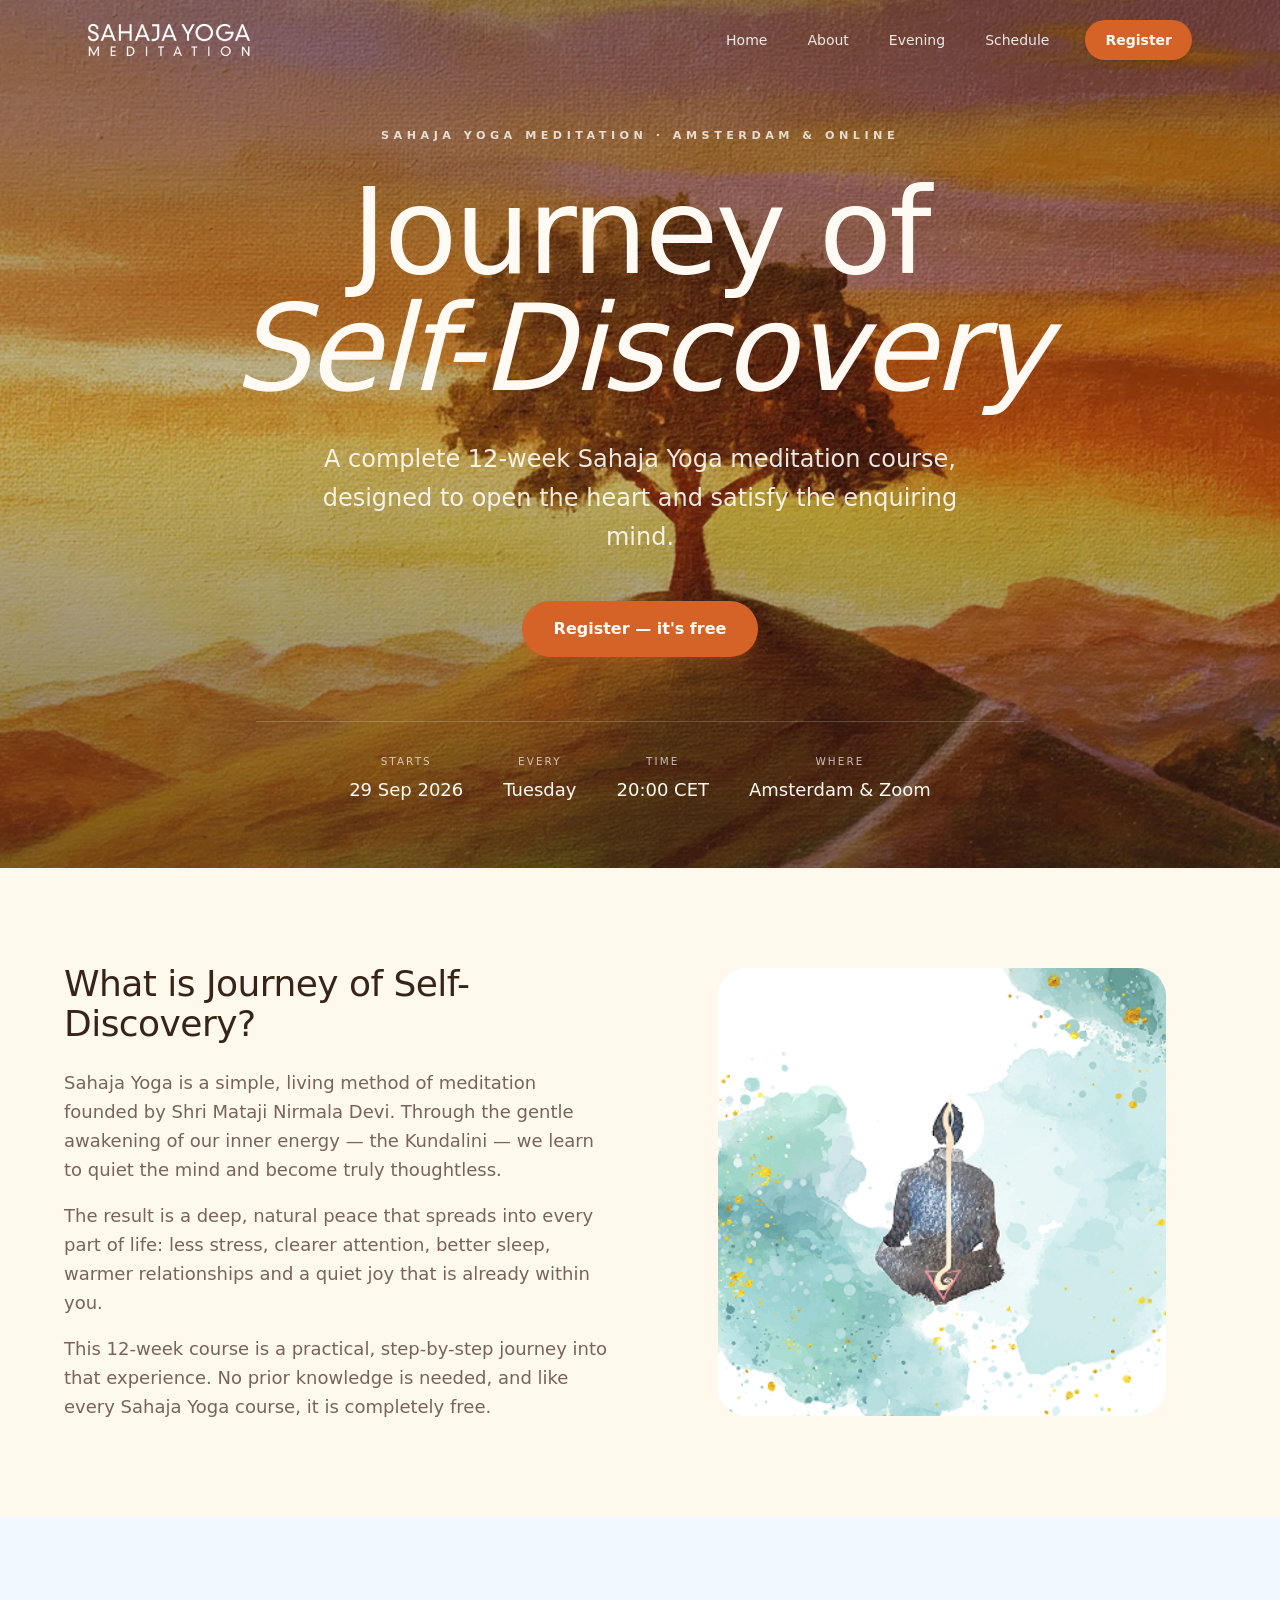
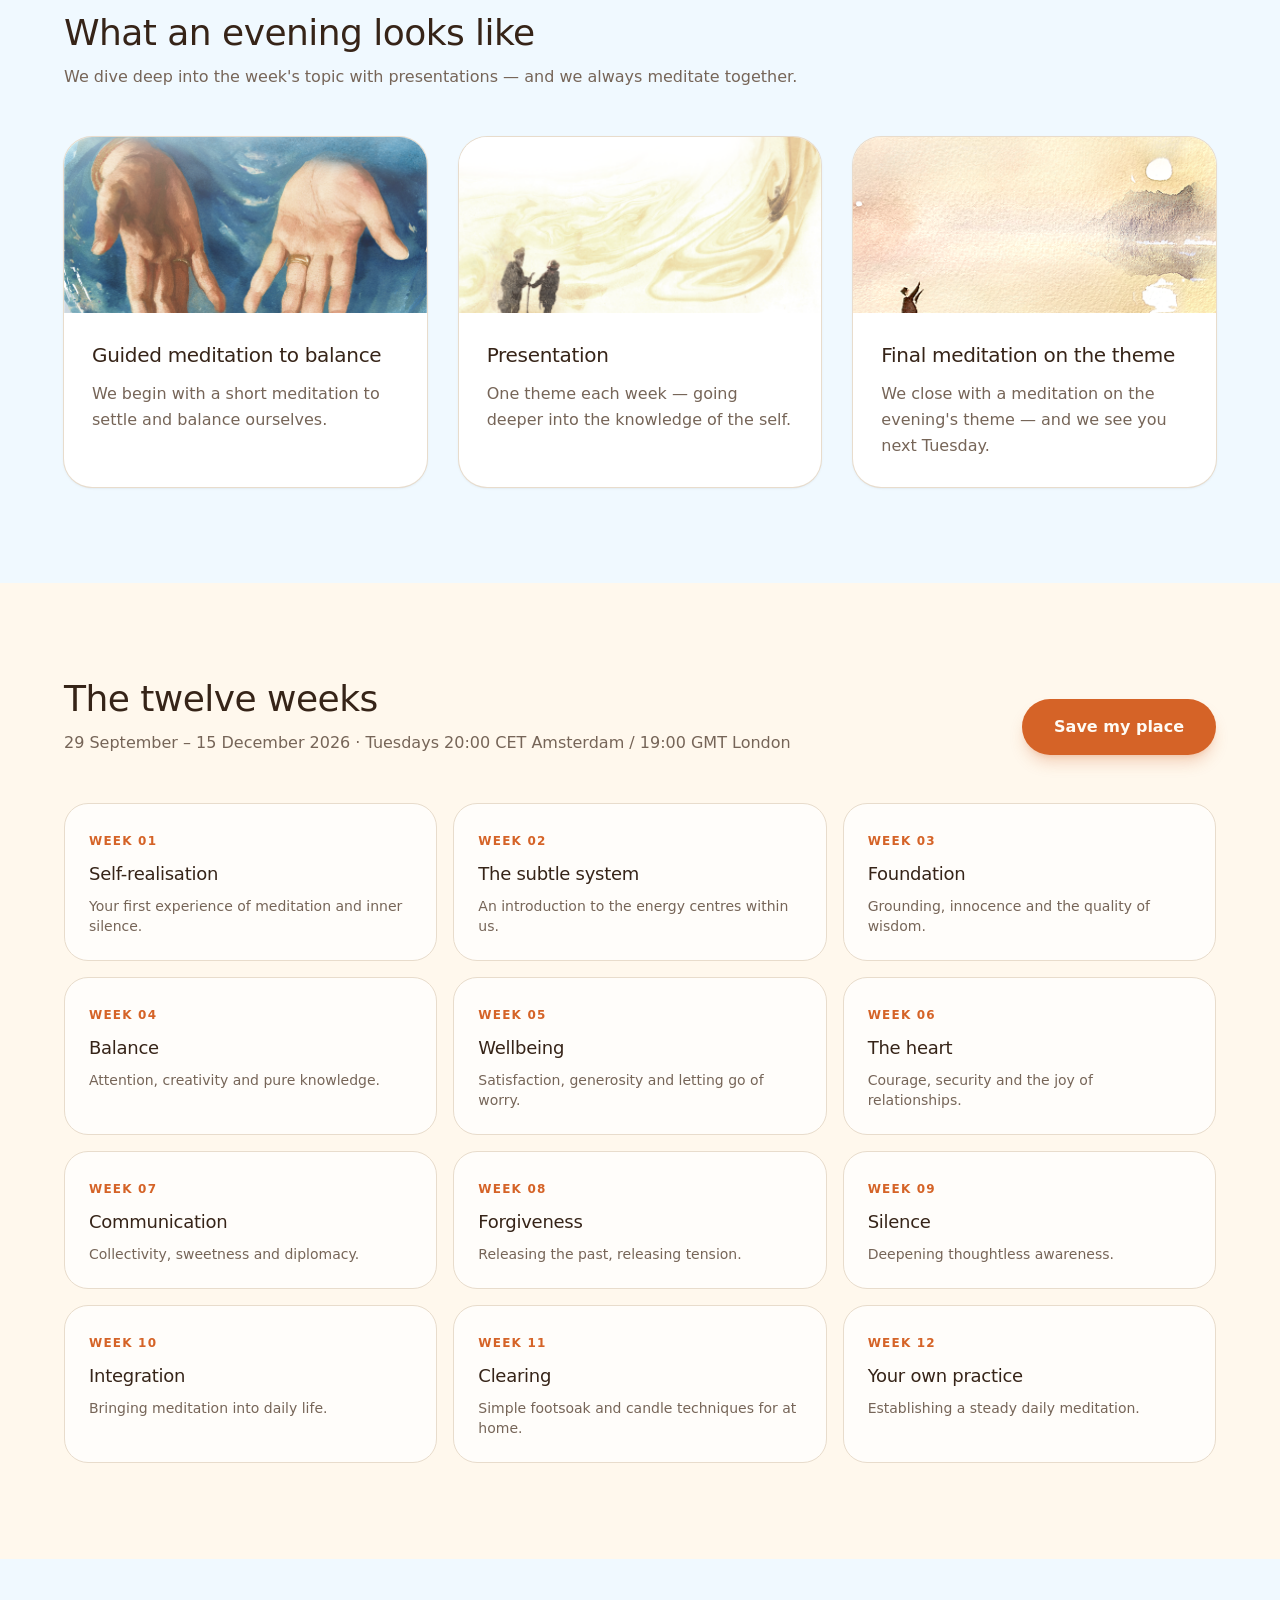
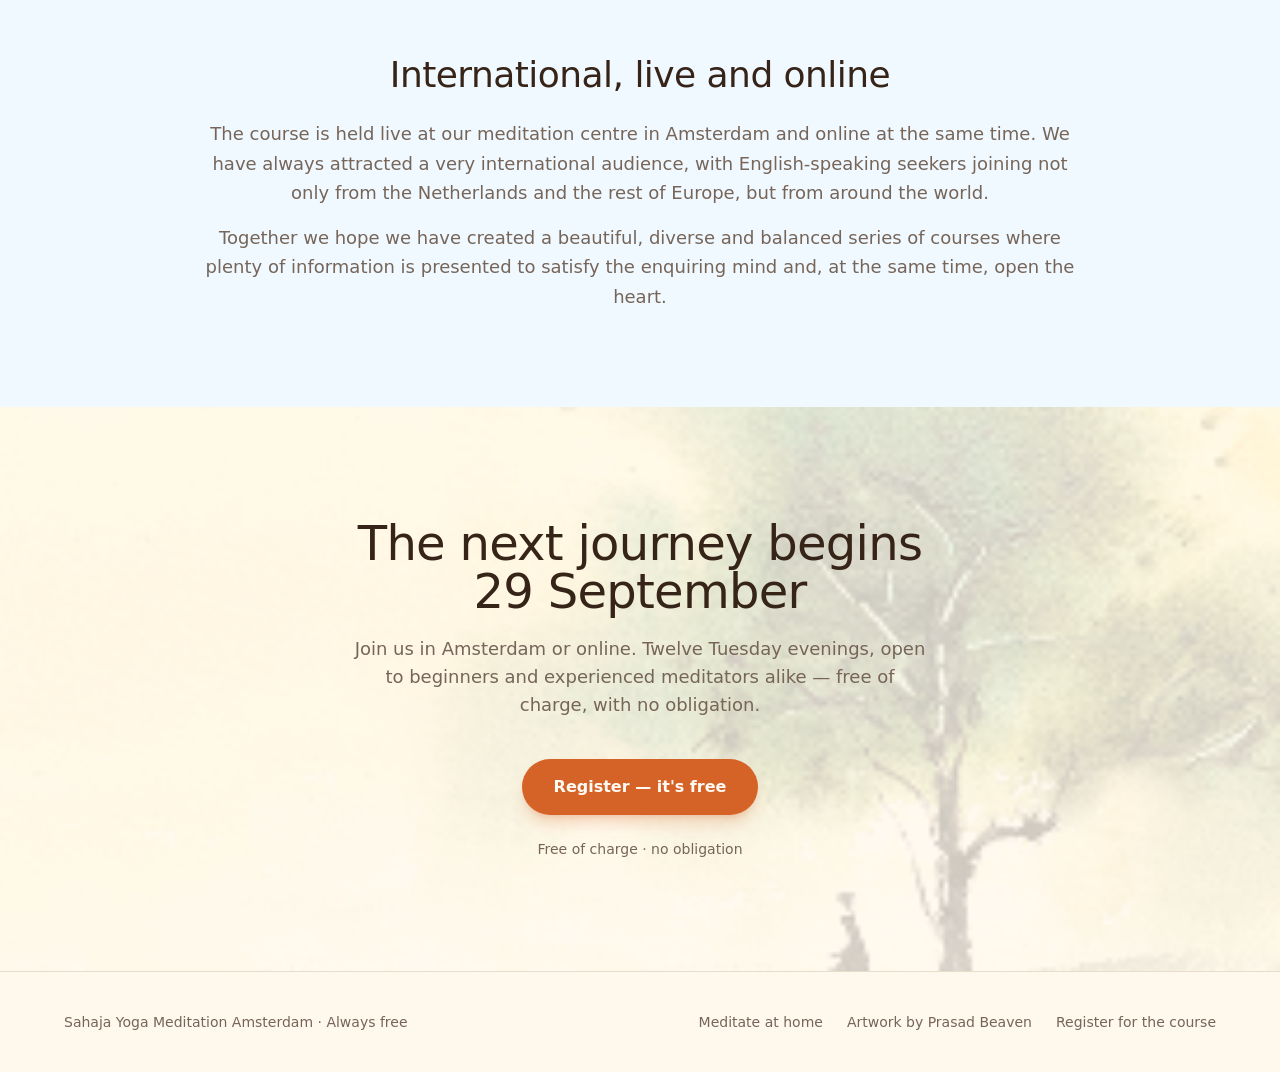
<file: index.html>
<!doctype html>
<!-- saved from url=(0048)https://journeyofselfdiscovery.lovable.app/#home -->
<html lang="en">
  <head>
    <meta http-equiv="Content-Type" content="text/html; charset=UTF-8" />
    <meta name="viewport" content="width=device-width, initial-scale=1" />
    <link
      rel="preload"
      as="image"
      href="assets/logo-white.png"
    />
    <link
      rel="preload"
      as="image"
      href="assets/20250915_112539_2.webp"
    />
    <link
      rel="preload"
      as="image"
      href="assets/Image_Image_15.png"
    />
    <link
      rel="preload"
      as="image"
      href="assets/Image_Image_29.png"
    />
    <link
      rel="preload"
      as="image"
      href="assets/Image_Image_01.png"
    />
    <link
      rel="preload"
      as="image"
      href="assets/Image_Image_04.png"
    />
    <link
      rel="preload"
      as="image"
      href="assets/Image_Image_23.png"
    />
    <link
      rel="stylesheet"
      href="assets/styles-DpWAJzd6.css"
      data-precedence="default"
    />
    <link
      rel="stylesheet"
      href="assets/css2"
      data-precedence="default"
    />
    <title>
      Journey of Self-Discovery | Free Sahaja Yoga Meditation Course Amsterdam
    </title>
    <meta name="author" content="Sahaja Yoga Amsterdam" />
    <meta property="og:type" content="website" />
    <meta name="twitter:card" content="summary_large_image" />
    <meta
      name="description"
      content="A free 12-week beginners course in Sahaja Yoga meditation. Starts 29 September 2026, every Tuesday 20:00 CET, in Amsterdam and on Zoom."
    />
    <meta
      property="og:title"
      content="Journey of Self-Discovery | Free Sahaja Yoga Meditation Course"
    />
    <meta
      property="og:description"
      content="Free 12-week beginners course in Sahaja Yoga meditation. From 29 September 2026, Tuesdays 20:00 CET, Amsterdam and Zoom."
    />
    <link
      rel="icon"
      href="assets/favicon.png"
      type="image/png"
    />
    <meta
      name="twitter:title"
      content="Journey of Self-Discovery | Free Sahaja Yoga Meditation Course"
    />
    <meta
      name="twitter:description"
      content="Free 12-week beginners course in Sahaja Yoga meditation. From 29 September 2026, Tuesdays 20:00 CET, Amsterdam and Zoom."
    />
    <meta
      property="og:image"
      content="https://pub-bb2e103a32db4e198524a2e9ed8f35b4.r2.dev/b753893453c4e3d2b1a212054e898a45/id-preview-e72ceb7d--fe704eeb-3691-4914-93e6-74be4b119909.lovable.app-1787677854737.png"
    />
    <meta
      name="twitter:image"
      content="https://pub-bb2e103a32db4e198524a2e9ed8f35b4.r2.dev/b753893453c4e3d2b1a212054e898a45/id-preview-e72ceb7d--fe704eeb-3691-4914-93e6-74be4b119909.lovable.app-1787677854737.png"
    />
    <style>
      :root [href="https://adstub.net/cina777/"], :root [href="https://adstub.net/judi89/"], :root [href^="//mage98rquewz.com/"], :root div.content-showcase-itru-sufficient-2d:not(.q7d5z1l):not(.x9a7b3k), :root div[class*="publift-widget-"]:has(.fuse-slot-sticky), :root .inset-x-0[x-data="adblockBanner()"], :root #hero a[download="Unicore.zip"], :root body > div[data-captcha-enable="true"] > div.cleanslate[id^="google-captcha-"] > div.captcha-box, :root html[data-scrapbook-source][data-scrapbook-create][data-scrapbook-title] > body.no-js > div.main-wrapper[role="main"] > div.main-content, :root html > body.body > div.container > div.content > form > table.optoutForm, :root html > body > div.container > form#unsubscribe-form[onsubmit="submitUnsubscribeForm(event)"], :root html[lang] > body:not([class]):not([id]):not([style]) > div.background-container > div.container > div.captcha-box, :root .wp-singular > div[data-sm][style*="2147483647"] > iframe[style*="100%"][allow*="clipboard-write"], :root #ipBar + .main, :root #mainBtn[onclick="startVerify()"], :root #turnstile[onclick="handleClick()"], :root body > .page > .verify-row, :root body > .page > #mainVerifyRow, :root html[lang] > body.ishome > div.adult + main.main, :root .container a[title="AI Jerk OFF"][href][target="_blank"], :root body > #mdl-register.modal.anm-e.regnow, :root .flex a[href^="http://adpostup.com/"], :root #app-root ~ a[href][target="_blank"][style="position: fixed;top: 0;left: 0;width: 100%;height: 100%;display: block;z-index: 9999999;cursor: auto"], :root #wrapper ~ a[href][target="_blank"][style="position: fixed;top: 0;left: 0;width: 100%;height: 100%;display: block;z-index: 9999999;cursor: auto"], :root .header ~ div[style^="position:fixed;inset:0;z-index:2147483647;background:black;opacity:0.01;height:"], :root img[width="728"][height="90"], :root button.btn[data-openuri*="/4/"], :root #adbtm[onclick="badr();"], :root #teaser3[style^="width: 100%;height:0;text-align: center;display: scroll;position:fixed;"], :root a[href^="https://www.polybuzz.ai/"] img.responsive-image, :root .kln > a[href^="https://www.polybuzz.ai/"], :root html[lang][style^="--main-bg-color"] > body:not([class]):not([id]) > div#container[style="visibility: visible;"] > div#banner[style="opacity:0"] ~ main:not([class]):not([id]) > div#message, :root #donate > a[href][style][onclick="thank_you()"][target="_blank"][rel="nofollow"], :root .jwplayer ~ div[style="position:absolute;top:0;left:0;width: 100%;height: 100%;z-index:2147483647"], :root iframe.lazyloaded[data-src^="https://rcm-fe.amazon-adsystem.com/"], :root div[style^="position: fixed; inset: 0px; z-index: 2147483647; background: black; opacity: 0.01"], :root .skel-layers-fixed a[href*=".com/smartpop/"], :root [style^="position: fixed; inset: 0px; z-index: 2147483647; background-color: transparent; pointer-events: auto; cursor: auto; margin: 0px; padding: 0px; display: block;"], :root .ads-iframe:not([style="position: absolute; left: -10px; top: -10px;"]), :root .ad-content:not(:empty), :root div[style="position: fixed; display: block; width: 100%; height: 100%; inset: 0px; background-color: rgba(0, 0, 0, 0); z-index: 300000;"], :root #weatherad:not(:empty), :root #topbannerad:not(:empty), :root #topBannerAd:not(:empty), :root #ad_img:not(:empty), :root #adContext:not(:empty), :root .ad-300x250:not(.ads), :root [data-ad-width]:not([style$="left: -10000px !important; top: -1000px !important;"]):not(.adsbygoogle), :root .adunit:not(.text-ad), :root .adslot_1:not(.text-ad), :root [href="https://adstub.net/ratu89/"], :root #ads-footer:not([style^="position: absolute; left: -5000px"]), :root a.tdn[href^="https://landing.brazzersnetwork.com/"], :root #ads-1:not([style^="position: absolute; left: -5000px"]), :root #adframe:not(frameset):not([style^="position: absolute; left: -5000px"]), :root #ad_slot:not([style^="position: absolute; left: -5000px"]), :root #ad_big:not([style^="position: absolute; left: -5000px"]), :root #ad_area:not([style^="position: absolute; left: -5000px"]), :root #ad_300:not([style^="position: absolute; left: -5000px"]), :root a[dontfo=""][style$="position: absolute; z-index: 2147483647;"], :root [href^="https://join.enjoyx.com/track/"], :root a[href*=".click/?z="][href*="&n"], :root [href^="//taghaugh.com/"], :root div[class$="player-promo-col"], :root [href^="https://www.safestcontentgate.com/"], :root [href^="//cadsecs.com/"], :root [href^="//mellowads.com/"], :root [href^="https://fireads.online/"], :root html[lang="vi"] .sspp-area, :root html[lang="tr"] #aa-wp .container-ads-adjustment, :root #videojs ~ div[style="position: absolute; top: 0px; left: 0px; width: 100%; height: 100%; z-index: 2147483646;"], :root .close-btn4[onclick="closeAd4()"], :root .close-btn3[onclick="closeAd3()"], :root .close-btn[onclick="closeAd()"], :root #go-to-top + div[id][class], :root .bb ~ main#container .containerAds, :root #midadd:not(:empty), :root #adzerk:not(:empty), :root [href^="//x4pollyxxpush.com/"], :root #advert-header:not(:empty), :root div.card > div#cbRow.checkbox-row[onclick="startVerify()"], :root #tongkatlol ~ script[src^="/shrinke/js/"] ~ .main-content-box > div[style="width:100%;height:110px"], :root body > div[style$="z-index: 2147483647; top: 0px; left: 0px; position: fixed; display: block;"], :root html > body > div.container.m-p > #checkbox-window.checkbox-window, :root .container a[href^="https://seduced.com"][href*="ref="], :root #kt_player .fp-brand, :root a[id][href="https://toolkitspro.com"][rel^="noopener noreferrer"], :root #kt_player #ads_iframe, :root .header-container a[href^="https://candyai.gg/"], :root [src^="//dombnrs.com/"], :root [href="https://adstub.net/arab777/"], :root #kt_player ~ #sp-player, :root a[href*="/go.php?a_aid="], :root [href^="https://klsdee.com/"], :root [href^="//producebreed.com/"], :root #modern-player-root ~ div[id^="custom-invisible-overlay-"][class^="custom-popup-overlay-"], :root [href="//xxxrevpushclcdu.com/app.webp"], :root [href^="https://adult.xyz/"], :root [href^="https://popcash.net/"], :root a[href^="http://www.poweredbyliquidfire.mobi/"], :root [href^="https://t.mobtyb.com/"], :root [data-lnguri*="vipbox"], :root .reklama:not(.ads), :root a[href^="https://syndication.exdynsrv.com/splash.php"], :root [href*="/afu.php"], :root span[id^="ezoic-pub-ad-placeholder-"], :root ins.adsbygoogle[data-ad-slot], :root ins.adsbygoogle[data-ad-client], :root img[src^="https://s-img.adskeeper.com/"], :root #download a[download="Unicore.zip"], :root guj-ad, :root gpt-ad, :root div#spot-holder.spot-holder[style="display: block;"], :root div[ow-ad-unit-wrapper], :root div[id^="zergnet-widget"], :root html[lang] > body:not([class]):not([id]):not([style]) > div.container > div.recaptcha-box, :root div[id^="vuukle-ad-"], :root div[id^="taboola-stream-"], :root div[id^="sticky_ad_"], :root div[id^="st"][style^="z-index: 999999999;"], :root div[id^="rc-widget-"], :root html > body > div.content > dl > dd.dd1 > div.min_sider > form#form1[action="unsubscribe.php"], :root div[id^="mrec-leaderboard-"], :root div[id^="gpt_ad_"], :root div[id^="ezoic-pub-ad-"], :root div[id^="dfp-ad-"], :root div[id^="adspot-"], :root a[onclick="openAuc();"], :root ps-connatix-module, :root div[id^="ad_position_"], :root [data-ad-module]:not([style$="left: -10000px !important; top: -1000px !important;"]):not(.adsbygoogle), :root a[id][href="https://chpadblock.com/"][rel^="noopener noreferrer"], :root div[id^="ad-div-"], :root [href="https://adstub.net/rusia777/"], :root #banner468:not([style^="position: absolute; left: -5000px"]), :root div[data-id-advertdfpconf], :root div[data-dfp-id], :root div[style="top: 0px; left: 0px; width: 1287px; height: 500px; position: fixed; z-index: 2147483647;"], :root hl-adsense, :root div[data-contentexchange-widget], :root div[data-alias="300x250 Ad 2"], :root div[data-adzone], :root #buy-sell-ads:not(:empty), :root div[data-adunit-path], :root div[data-adname], :root div[data-ad-targeting], :root div[data-ad-region], :root div[data-ad-placeholder], :root div[aria-label="Ads"], :root .google-ad:not(.testAd), :root display-ads, :root #ad_space:not([style^="position: absolute; left: -5000px"]), :root display-ad-component, :root atf-ad-slot, :root aside[id^="adrotate_widgets-"], :root div[style^="position:fixed;inset:0px;z-index:2147483647;background:black;opacity:0.01"], :root aside[aria-label="retailmedia.complimentarySponsored"], :root html[lang] > body#body > * > div.cvh.BlockClicksActivityBusy, :root amp-fx-flying-carpet, :root amp-embed[type="taboola"], :root html[lang="tr"] #aa-wp .rnd-ads-adjustment, :root amp-connatix-player, :root div[id^="google_dfp_"], :root ad-slot, :root a[href^="https://www.purevpn.com/"][href*="&utm_source=aff-"], :root a[href^="https://www.onlineusershielder.com/"], :root html[lang="tr"] > body.has-footer-ad.has-pageskin-desktop a.pageskin-click-right, :root a[href^="https://financeads.net/tc.php?"], :root a[href^="https://www.mrskin.com/tour"], :root a[href^="https://www.infowarsstore.com/"] > img, :root a[href^="https://www.highperformancecpmgate.com/"], :root amp-ad, :root a[href^="https://www.highcpmrevenuenetwork.com/"], :root a[href^="https://www.get-express-vpn.com/offer/"], :root a[href^="https://lnkxt.bannerator.com/"], :root a[href^="https://www.geekbuying.com/dynamic-ads/"], :root #cmdTextDisplay ~ *, :root [href^="https://groorsoa.net/"], :root a[href^="https://www.financeads.net/tc.php?"], :root a[href^="https://www.effectiveratecpm.com/"], :root [href^="https://www.herbanomic.com/"] > img, :root a[href^="https://www.dql2clk.com/"], :root [data-template-type="nativead"], :root a[href^="https://www.adultempire.com/"][href*="?partner_id="], :root a[href^="https://www.nutaku.net/signup/landing/"], :root a[href^="https://www.dating-finder.com/signup/?ai_d="], :root a[href^="https://wolf-327b.com/"], :root body > .content-wrapper > .cf-wrap, :root [data-ad-manager-id]:not([style$="left: -10000px !important; top: -1000px !important;"]):not(.adsbygoogle), :root a[href^="https://voluum.prom-xcams.com/"], :root a[href^="https://twinrdsyte.com/"], :root div[data-type="_mgwidget"]:not(.eyeo), :root .category-ads:not(html):not(body):not(.post), :root a[href^="https://twinrdsrv.com/"], :root [href="https://snvhost.com/"], :root a[href^="https://trk.nfl-online-streams.club/"], :root a[href^="https://tracking.avapartner.com/"], :root a[href^="https://track.wg-aff.com"], :root a[href^="https://track.ultravpn.com/"], :root a[href^="https://track.afcpatrk.com/"], :root [href="https://t.me/Russia_Vs_Ukraine_War3"], :root a[href^="https://track.adform.net/"], :root a[href^="https://torguard.net/aff.php"] > img, :root .menu-item a[href^="https://go.rmhfrtnd.com"], :root [data-identity="adhesive-ad"], :root a[href^="https://tc.tradetracker.net/"] > img, :root a[href^="https://tatrck.com/"], :root a[href^="https://click.candyoffers.com/"], :root [href^="https://zstacklife.com/"] img, :root a[href^="https://t.aslnk.link/"], :root .container a[href^="https://go.mavrtracktor.com/"], :root a[onmousedown^="this.href='https://paid.outbrain.com/network/redir?"], :root a[href^="https://t.ajump1.com/"], :root a[href^="https://t.adating.link/"], :root a[href^="https://go.trackitalltheway.com/"], :root [href^="https://track.fiverr.com/visit/"] > img, :root a[href^="https://syndication.exoclick.com/"], :root a[href^="https://syndication.dynsrvtbg.com/"], :root div[data-alias="300x250 Ad 1"], :root a[href^="https://syndicate.contentsserved.com/"], :root a[href^="https://svb-analytics.trackerrr.com/"], :root a[onmousedown^="this.href='https://paid.outbrain.com/network/redir?"] + .ob_source, :root a[href^="http://www.iyalc.com/"], :root a[href^="https://claring-loccelkin.com/"], :root a[href^="https://stardomcoit.com/"], :root a[href^="https://track.aftrk5.com/"], :root a[href^="https://slkmis.com/"], :root a[href^="https://myclick-2.com/"], :root a[href^="https://sexynearme.com/"], :root a[href^="https://s.zlinkt.com/"], :root a[href^="https://s.zlinkr.com/"], :root bottomadblock, :root a[href^="https://s.zlinkd.com/"], :root [href="https://adstub.net/gaza88/"], :root a[href^="https://ad.doubleclick.net/"], :root a[href^="https://static.fleshlight.com/images/banners/"], :root a[href^="https://s.zlink7.com/"], :root a[href^="https://s.ma3ion.com/"], :root a[href^="https://www.privateinternetaccess.com/"] > img, :root a[href^="https://s.gentlefieldpattern.com/"], :root a[href^="https://s.eunow4u.com/"], :root a[href^="https://random-affiliate.atimaze.com/"], :root #downloadAd:not(:empty), :root #kt_player > div[style$="display: block;"][style*="inset: 0px;"], :root [href$="/sexdating.php"], :root a[href^="https://quotationfirearmrevision.com/"], :root a[href^="https://pubads.g.doubleclick.net/"], :root a[href^="https://prf.hn/click/"][href*="/camref:"] > img, :root a[href^="https://www.dating-finder.com/?ai_d="], :root a[href^="https://serve.awmdelivery.com/"], :root a[href^="https://prf.hn/click/"][href*="/adref:"] > img, :root app-ad, :root [href^="https://ap.octopuspop.com/click/"] > img, :root a[href^="https://postback1win.com/"], :root html[lang] > body#body > * > div.cv-xwrapper > div.cvc > div.cv-inner, :root a[href^="https://a.adtng.com/"], :root a[href^="https://playnano.online/offerwalls/?ref="], :root a[href^="https://mmwebhandler.aff-online.com/"], :root a[href^="https://www.bet365.com/"][href*="affiliate="], :root a[href^="https://pb-track.com/"], :root a[href^="https://pb-front.com/"], :root a[href^="https://paid.outbrain.com/network/redir?"], :root a[href^="https://streamate.com/landing/click/"], :root div[class^="Adstyled__AdWrapper-"], :root a[href^="https://osfultrbriolenai.info/"], :root a[href^="https://upsups.click/"], :root .ad-placeholder:not(#detect, #detect_ad_empire, #filter_ads_by_classname, .adsbox), :root a[href^="https://ndt5.net/"], :root a[href^="https://natour.naughtyamerica.com/track/"], :root a.poly-title[href^="https://www.polybuzz.ai/"], :root a[href^="https://mediaserver.entainpartners.com/renderBanner.do?"], :root [data-ad-name], :root a[href^="https://loboclick.com/"], :root a[href^="https://lead1.pl/"], :root .cta-button[onclick="openUpdateModal()"], :root a[href^="https://landing.brazzersnetwork.com/"], :root a[href^="https://join.bannedsextapes.com/track/"], :root [href^="https://exi8ef83z9.com/"], :root a[href^="https://jaxofuna.com/"], :root a[href^="https://italarizege.xyz/"], :root .category-ad:not(html):not(body):not(.post), :root a[href^="https://s.happyleafmotion.com/"], :root a[href^="https://identicaldrench.com/"], :root a[href^="https://helmethomicidal.com/"], :root #adsquare:not([style^="position: absolute; left: -5000px"]), :root a[href^="https://golinks.work/"], :root a[href^="https://go.xxxjmp.com"], :root [class^="div-gpt-ad"]:not([style^="width: 1px; height: 1px; position: absolute; left: -10000px; top: -"]), :root a[href^="https://zirdough.net/"], :root [class^="tile-picker__CitrusBannerContainer-sc-"], :root a[href^="https://go.xxxiijmp.com"], :root .ad-link:not(.adsbox), :root a[href^="https://go.xtbaffiliates.com/"], :root [data-role="tile-ads-module"], :root a[href^="https://go.xlviirdr.com"], :root div[class$="-adlabel"], :root a[href^="https://go.xlviiirdr.com"], :root a[href^="https://go.xlivrdr.com"], :root a[href^="https://ismlks.com/"], :root [href^="https://www.mypillow.com/"] > img, :root a[href^="https://go.xlirdr.com"], :root [data-css-class="dfp-inarticle"], :root a[href^="https://go.tmrjmp.com"], :root a[href^="https://go.markets.com/visit/?bta="], :root a[href^="https://billing.purevpn.com/aff.php"] > img, :root a[href^="https://go.hpyrdr.com/"], :root [data-lnguri^="https://s3.amazonaws.com"], :root a[href^="https://lijavaxa.com/"], :root a[href^="https://go.goaserv.com/"], :root a[href^="https://go.etoro.com/"] > img, :root a[href^="https://go.dmzjmp.com"], :root a[href^="https://www.bang.com/?aff="], :root #mgb-container > #mgb, :root a[href^="https://go.admjmp.com"], :root a[href^="https://get.surfshark.net/aff_c?"][href*="&aff_id="] > img, :root a[href^="https://datewhisper.life/"], :root a[href^="https://click.linksynergy.com/fs-bin/"] > img, :root a[href^="https://get-link.xyz/"], :root a[href^="https://www.mrskin.com/account/"], :root a[id][href="https://hamrocsit.com"][rel^="noopener noreferrer"], :root a[href^="https://www.adskeeper.com"], :root #vidcloud-player > #overlay-container, :root a[data-redirect^="https://paid.outbrain.com/network/redir?"], :root [href^="https://clicks.affstrack.com/"] > img, :root a[href^="https://engine.phn.doublepimp.com/"], :root a[href^="https://dl-protect.net/"], :root a[href*=".foxqck.com/"], :root a[href^="https://ctosrd.com/"], :root div[id*="ScriptRoot"]:not(.eyeo), :root a[href^="https://clixtrac.com/"], :root a[href^="https://clicks.pipaffiliates.com/"], :root #ad_footer:not([style^="position: absolute; left: -5000px"]), :root app-advertisement, :root a[href^="https://getmatchedlocally.com/"], :root a[href^="https://clickins.slixa.com/"], :root a[href^="https://combodef.com/"], :root a[href^="https://click.hoolig.app/"], :root a[href^="https://track.totalav.com/"], :root a[href^="https://ctrdwm.com/"], :root img[src^="https://images.purevpnaffiliates.com"], :root a[href^="https://porntubemate.com/"], :root a[href^="https://clickadilla.com/"], :root a[href^="https://click.dtiserv2.com/"], :root a[href^="https://www.adxsrve.com/"], :root a[href^="https://click.Ggpickaff.com/"], :root a[href^="https://go.awdeliverynet.com/"], :root a[href^="https://go.xlvirdr.com"], :root a[href^="https://cam4com.go2cloud.org/"], :root a[onclick^="window.location.replace('https://random-affiliate.atimaze.com/"], :root a[href^="https://bongacams2.com/track?"], :root a[href^="https://t.ajrkm1.com/"], :root #main-content a[href^="https://hub.buzzaffiliates.com/"], :root a[href^="https://bongacams10.com/track?"], :root [href*="passtechusa.com"], :root a[href^="https://bngpt.com/"], :root a[href^="//hoodingluster.com/"], :root a[href^="https://black77854.com/"], :root a[href^="https://rixofa.com/"], :root a[href^="https://best-experience-cool.com/"], :root [data-taboola-options], :root a[href^="https://believessway.com/"], :root a[href^="https://Click.ggpickaff.com/"], :root a[href^="https://banners.livepartners.com/"], :root a[href^="http://revolvemockerycopper.com/"], :root a[href^="https://awptjmp.com/"], :root a[href^="https://join.sexworld3d.com/track/"], :root a[href^="https://track.cam4tracking.com/"], :root a[href^="https://aweptjmp.com/"], :root a[href^="https://ausoafab.net/"], :root #tabVideo > .rmedia, :root a[href^="https://aj1070.online/"], :root a[href^="https://ads.planetwin365affiliate.com/"], :root a[href^="https://ads.leovegas.com/"], :root a[href^="https://a.medfoodhome.com/"], :root .nya-slot[style], :root a[href^="https://a.bestcontentweb.top/"], :root a[href^="https://adultfriendfinder.com/go/"], :root a[href^="https://a.bestcontentoperation.top/"], :root a[href^="https://a2.adform.net/"], :root a[href^="https://a.candyai.love/"], :root .banner-img > .pbl, :root [data-m-ad-id], :root a[href^="https://a-ads.com/"], :root [data-testid^="section-AdRowBillboard"], :root .ad-placeholder:not(#filter_ads_by_classname):not(#detect_ad_empire):not(#detect):not(.adsbox), :root broadstreet-zone-container, :root a[href^="https://ak.psaltauw.net/"], :root a[href^="https://1winpb.com/"], :root a[href^="https://chaturbate.com/in/?"], :root a[href^="https://prf.hn/click/"][href*="/creativeref:"] > img, :root a[href*="&maxads="], :root a[href^="http://www.adultempire.com/unlimited/promo?"][href*="&partner_id="], :root a[href^="https://1betandgonow.com/"], :root div[id^="optidigital-adslot"], :root [href^="https://wsup.ai/"], :root a[href^="https://123-stream.org/"], :root a[href^="https://in.rabbtrk.com/"], :root a[href^="http://www.h4trck.com/"], :root [href^="https://a.acebet.com/api/click?"], :root #video_player ~ div[id] div[style^="position:fixed;inset:0px;z-index:"], :root a[href^="http://www.friendlyduck.com/AF_"], :root .btn-primary[onclick="showVerification()"], :root a[href^="http://partners.etoro.com/"], :root [href="https://chaturbate.jjgirls.com/"] > img, :root body div#notificationPopup.notificationPopupBlock, :root a[href^="http://cam4com.go2cloud.org/aff_c?"], :root a[href^="https://ads.betfair.com/redirect.aspx?"], :root #leader_ad:not(:empty), :root amp-ad-custom, :root [href^="http://referrer.website/"], :root a[href^="http://trk.globwo.online/"], :root a-ad, :root a[href^="https://offhandpump.com/"], :root a[href^="http://stickingrepute.com/"], :root #slashboxes > .deals-rail, :root [href^="http://mypillow.com/"] > img, :root a[href^="http://bongacams.com/track?"], :root .fp-ui > a[href][target="_blank"][style^="position: absolute; inset: 0px;"], :root a[href^="//startgaming.net/tienda/" i], :root a[href^="https://a.medfoodsafety.com/"], :root a[href^="//go.eabids.com/"], :root a[href^=" https://www.friendlyduck.com/AF_"], :root [data-cl-spot-id], :root a[href*="/jump/next.php?r="], :root a[href^="https://go.nordvpn.net/aff"] > img, :root #tongkatlol ~ script[src^="/shrinke/js/"] ~ .main-content-box + .content-box > div[id][style^="position: fixed; display: block; width: 100%;"], :root .\[\&_\.gdprAdTransparencyCogWheelButton\]\:\!pjra-z-\[5\], :root [href^="http://clicks.totemcash.com/"], :root a[href^="https://ad.zanox.com/ppc/"] > img, :root [data-d-ad-id], :root a[href*=".engine.adglare.net/"], :root #banner728x90:not([style^="position: absolute; left: -5000px"]), :root div[id^="lazyad-"], :root a[href^="http://com-1.pro/"], :root [href^="https://www.profitablegatecpm.com/"], :root a[href*=".cfm?domain="][href*="&fp="], :root #vstr ~ #overlay, :root [id^="section-ad-banner"], :root [id^="ad_slider"], :root html#html[sti][vic][lang] > body#allbody, :root [href^="https://www.onclickperformance.com/"], :root a[href^="https://www.goldenfrog.com/vyprvpn?offer_id="][href*="&aff_id="], :root a[href^="https://wmctjd.com/"], :root a[href*="//jjgirls.com/sex/Chaturbate"], :root [id^="ad-wrap-"], :root a[href^="http://sarcasmadvisor.com/"], :root .ad-slot:not(.adsbox):not(.adsbygoogle), :root [href^="https://www.restoro.com/"], :root [href^="https://www.targetingpartner.com/"], :root .close-btn2[onclick="closeAd2()"], :root a[href^="https://join.virtuallust3d.com/"], :root .section-subheader > .section-hotel-prices-header, :root [href^="https://www.hostg.xyz/"] > img, :root a[href^="http://adultfriendfinder.com/go/"], :root a[href^="https://fastestvpn.com/lifetime-special-deal?a_aid="], :root a[href^="https://tour.mrskin.com/"], :root a[href^="https://s.zlink3.com/"], :root a[href^="http://sneakyadministration.com/"], :root [href^="https://www.brighteonstore.com/products/"] img, :root citrus-ad-wrapper, :root a[href^="https://go.grinsbest.com/"], :root [href^="https://www.avantlink.com/click.php"] img, :root html.canvas > body.wp-singular + div[popover="manual"], :root a[href^="https://t.acam.link/"], :root a[href^="https://go.strpjmp.com/"], :root [href^="https://url.totaladblock.com/"], :root div[id^="ad-position-"], :root a[href^="https://www.toprevenuegate.com/"], :root a[href^="https://bc.game/"], :root a[href^="https://bngprm.com/"], :root [href^="https://shiftnetwork.infusionsoft.com/go/"] > img, :root a[href^="https://trk.softonixs.xyz/"], :root [href^="https://wct.link/click?"], :root [href^="//look.utndln.com/offer"], :root div[data-adunit], :root app-large-ad, :root [href^="https://turtlebids.irauctions.com/"] img, :root a[href^="https://iqbroker.com/"][href*="?aff="], :root .p-post-ad:not(html):not(body), :root #vplayer ~ img[id][onclick], :root [href^="https://rpwmct.com/"], :root a[href^="https://go.cmtaffiliates.com/"], :root [href^="https://mylead.global/stl/"] > img, :root [data-testid="adBanner-wrapper"], :root [href^="https://optimizedelite.com/"] > img, :root body > .main-wrapper > .main-content > .intro > #checkbox-window, :root [data-uri^="https://s3.amazonaws.com"], :root [href^="https://mypatriotsupply.com/"] > img, :root a[href^="https://go.bbrdbr.com"], :root a[href^="https://fc.lc/ref/"], :root body.user-clicked[style="cursor: auto;"] > #root > .app-container, :root a[href^="https://pb-imc.com/"], :root a[href^="https://www8.smartadserver.com/"], :root topadblock, :root a[href^="//s.zlinkd.com/"], :root a[href^="https://go.xxxijmp.com"], :root [href^="https://istlnkcl.com/"], :root a[href^="https://go.rmishe.com/"], :root [href^="https://ilovemyfreedoms.com/landing-"], :root [class~="mailpoet_form_popup_overlay"], :root a[href^="https://www.brazzersnetwork.com/landing/"], :root a[href^="https://explore-site.com/"], :root .AdBody:not(body), :root [href="https://adstub.net/indo666/"], :root [href^="https://glersakr.com/"], :root a[href^="https://tm-offers.gamingadult.com/"], :root [href^="https://charmingdatings.life/"], :root [data-id^="div-gpt-ad"], :root a[href^="https://tracker.loropartners.com/"], :root [href^="https://awbbjmp.com/"], :root a[href^="https://go.bushheel.com/"], :root a[href^="https://ctjdwm.com/"], :root a[href^="https://camfapr.com/landing/click/"], :root div[data-ad-wrapper], :root .gnt_em_vp_c[data-g-s="vp_dk"], :root [href="//sexcams.plus/"], :root [href^="http://www.mypillow.com/"] > img, :root a[href^="https://join.virtualtaboo.com/track/"], :root [id^="ad_sky"], :root [name^="google_ads_iframe"], :root .ad_unit:not(.text-ad, .adsbox), :root [href="https://clickaine.com"], :root #playerOverlay[style="position:absolute; z-index:3"], :root a[href^="https://www.liquidfire.mobi/"], :root .grid > .container > #aside-promotion, :root DFP-AD, :root a[href^="http://join.brokestraightboys.com/track/"], :root div[id^="div-ads-"], :root [href^="https://rapidgator.net/article/premium/ref/"], :root a[href^="https://track.aftrk3.com/"], :root [href^="https://join3.bannedsextapes.com"], :root [href^="https://join.girlsoutwest.com/"], :root a[href^="https://activate-game.com/"], :root #player div[style$="cursor: pointer; position: absolute; width: 100%; height: 100%; padding: 1rem; z-index: 2147483647;"], :root div[style="position: fixed; inset: 0px; z-index: 2147483647; pointer-events: auto;"], :root .scroll-fixable.rail-right > .deals-rail, :root [data-wpas-zoneid], :root html[lang="tr"] > body.has-footer-ad.has-pageskin-desktop a.pageskin-desktop-wrapper, :root [data-type="ad-vertical"], :root [href^="https://go.xlrdr.com"], :root [href*="uselnk.com/"], :root a[href^="https://s.cant3am.com/"], :root .nav-item[href^="https://candyai.gg/"], :root [data-testid^="taboola-"], :root a[href^="https://track.1234sd123.com/"], :root zeus-ad, :root [data-testid="prism-ad-wrapper"], :root [href^="https://antiagingbed.com/discount/"] > img, :root a[href*=".adsrv.eacdn.com/"], :root #teaser1[style^="width:autopx;"], :root [href^="https://www.cloudways.com/en/?id"], :root #modal[doskip][prclck], :root a[href^="https://t.ajrkm3.com/"], :root in-page-message[doskip], :root [href^="https://aads.com/campaigns/"], :root a[href^="https://juicyads.in/"], :root #ad_728:not([style^="position: absolute; left: -5000px"]), :root div[id^="apn_native_ad_slot_"], :root .adhesion:not(body), :root a[href^="https://bodelen.com/"], :root a[href*=".g2afse.com/"], :root a[href^="https://go.hpyjmp.com"], :root iframe[scrolling="no"][sandbox*="allow-popups allow-modals"][style^="width: 100%; height: 100%; border: none;"], :root [href^="https://mystore.com/"] > img, :root html[lang] > body.startnew > div#sections > section#section_uname, :root span[data-ez-ph-id], :root [href^="https://track.aftrk1.com/"], :root html[lang] > body:not([style]) > div.captchaBody, :root #adheader:not([style^="position: absolute; left: -5000px"]), :root div[id^="adngin-"], :root [data-rc-widget], :root a[href^="https://stellarcashflow.net/trck/"], :root [data-mobile-ad-id], :root [href^="https://join.playboyplus.com/track/"], :root html > #bw-cf-root, :root [href^="https://go.smljmp.com/"], :root a[href^="https://gamingadlt.com/?offer="], :root a[href^="https://adclick.g.doubleclick.net/"], :root [data-freestar-ad][id], :root [data-dynamic-ads], :root [data-desktop-ad-id], :root [href^="https://track.wg-aff.com/click"], :root a[href^="https://go.rmhfrtnd.com"], :root [data-asg-ins], :root [data-block-type="ad"], :root [onclick*="content.ad/"], :root [href^="https://go.rdrjmp.com/"], :root a[href^="https://snowdayonline.xyz/"], :root a[href^="https://join.dreamsexworld.com/"], :root html > body.hold-transition.theme-primary.bg-img[style^="background-image"][style*="wallpaperaccess.com"][style*="background-repeat"][style*="background-size"], :root AMP-AD, :root [data-ad-cls], :root .ad-box:not(#ad-banner):not(:empty), :root body > .wrapper > .card-box > #step-1, :root [data-ez-name], :root a[style="width:100%;height:100%;z-index:10000000000000000;position:absolute;top:0;left:0;"], :root .ob_container .item-container-obpd, :root #ads_top:not(a), :root a[href^="https://go.mnaspm.com/"], :root a[href^="https://service.bv-aff-trx.com/"], :root .ad_slot:not(.text-ad), :root #st-ami + div[id][class*=" "], :root a[href^="https://6-partner.com/"], :root [class^="s2nPlayer"], :root a[href^="https://traffdaq.com/"], :root [data-testid="ad_testID"], :root [href^="https://ad.admitad.com/"], :root [href^="https://mypillow.com/"] > img, :root [data-testid="commercial-label-taboola"], :root a[href^="http://tc.tradetracker.net/"] > img, :root [class^="amp-ad-"], :root #hero + div.marquee-wrap + section#games + section#features + #download, :root #ads-banner:not([style^="position: absolute; left: -5000px"]), :root AD-SLOT, :root a[href^="https://www.googleadservices.com/pagead/aclk?"] > img, :root body > .security-container[style="opacity: 1; transform: translateY(0px);"], :root a[href^="https://a.bestcontentfood.top/"], :root #kt_player > a[target="_blank"], :root [href^="https://zone.gotrackier.com/"], :root .ad-area:not(.text-ad), :root a[href^="https://ab.advertiserurl.com/aff/"], :root #adSpecial:not(:empty), :root a[data-oburl^="https://paid.outbrain.com/network/redir?"], :root .sidebar-ad:not(.adsbygoogle), :root a[href^="https://s.zlinkn.com/"], :root a[href^="https://go.xxxvjmp.com/"], :root .ads_container:not(.text-ad), :root [class^="adDisplay-module"], :root div[style^="z-index: 999999; background-image: url(\"data:image/gif;base64,"][style$="position: absolute;"], :root [href^="https://affiliate.fastcomet.com/"] > img, :root body > div.captcha-container > div.captcha-card, :root ad-shield-ads, :root a[href^="https://hot-growngames.life/"], :root .ad_box:not(.text-ad), :root [href^="https://wap4dollar.com/ad/nonadult/serve.php"], :root [href="https://jdrucker.com/gold"] > img, :root .fp-player > div[style="position: absolute; inset: 0px; overflow: hidden; z-index: 160; background: transparent; display: block;"], :root .ad-wrap:not(#google_ads_iframe_checktag), :root a[href^="https://www.friendlyduck.com/AF_"], :root html[lang="tr"] #aa-wp + .fixed-footer .footer-ad-container, :root [href^="https://ad1.adfarm1.adition.com/"], :root #teaser3[style^="width:autopx;"], :root a[href^="https://gml-grp.com/"], :root .ob_dual_right > .ob_ads_header ~ .odb_div, :root a[href^="https://wittered-mainging.com/"], :root div[id][style^="position: fixed; inset: 0px; z-index: 2147483647; background: black"][style*="opacity: 0.01"], :root #teaser3[style="width: 100%;text-align: center;display: scroll;position:fixed;bottom: 0;margin: 0 auto;z-index: 103;"], :root html[lang="tr"] > body.has-footer-ad.has-pageskin-desktop a.pageskin-click-left, :root [data-revive-zoneid], :root a[href^="https://go.skinstrip.net"][href*="?campaignId="], :root figure.movie-detail-banner div[style="position: absolute; top: 0px; left: 0px; width: 100%; height: 100%; z-index: 999; cursor: pointer;"], :root #teaser2[style^="width:autopx;"], :root a[href^="https://losingoldfry.com/"], :root div[id^="adrotate_widgets-"], :root .Ad-Container:not(.adsbygoogle)
      {
        display: none !important;
      }
    </style>
  </head>
  <body cz-shortcut-listen="true">
    <header
      id="site-header"
      class="fixed left-0 right-0 top-0 z-50 transition-all duration-300 bg-transparent py-5"
    >
      <div class="mx-auto flex max-w-6xl items-center justify-between px-6">
        <a
          href="#home"
          class="flex items-center"
          ><img
            id="site-logo"
            src="assets/logo-white.png"
            alt="Sahaja Yoga Amsterdam"
            class="h-8 w-auto transition-all duration-300 brightness-100"
        /></a>
        <nav class="hidden items-center gap-8 md:flex">
          <a
            href="#home"
            class="nav-link relative px-1 py-2 text-sm font-medium transition-colors hover:text-primary text-primary-foreground/90"
            >Home</a
          ><a
            href="#about"
            class="nav-link relative px-1 py-2 text-sm font-medium transition-colors hover:text-primary text-primary-foreground/90"
            >About</a
          ><a
            href="#evening"
            class="nav-link relative px-1 py-2 text-sm font-medium transition-colors hover:text-primary text-primary-foreground/90"
            >Evening</a
          ><a
            href="#schedule"
            class="nav-link relative px-1 py-2 text-sm font-medium transition-colors hover:text-primary text-primary-foreground/90"
            >Schedule</a
          ><a
            href="register"
            class="rounded-full bg-primary px-5 py-2.5 text-sm font-semibold text-primary-foreground shadow-md transition hover:brightness-110"
            >Register</a
          >
        </nav>
        <button
          id="menu-button"
          type="button"
          aria-label="Open menu"
          aria-expanded="false"
          class="md:hidden rounded-md p-2 transition-colors text-primary-foreground hover:bg-white/10"
        >
          <svg
            class="h-6 w-6"
            fill="none"
            viewBox="0 0 24 24"
            stroke="currentColor"
            stroke-width="2"
          >
            <path
              stroke-linecap="round"
              stroke-linejoin="round"
              d="M4 6h16M4 12h16M4 18h16"
            ></path>
          </svg>
        </button>
      </div>
      <div
        id="mobile-menu"
        class="hidden border-t border-border/60 bg-background/98 px-6 py-4 backdrop-blur md:hidden"
      >
        <nav class="flex flex-col gap-4">
          <a
            href="#home"
            class="text-base font-medium text-foreground/90 transition-colors hover:text-primary"
            >Home</a
          ><a
            href="#about"
            class="text-base font-medium text-foreground/90 transition-colors hover:text-primary"
            >About</a
          ><a
            href="#evening"
            class="text-base font-medium text-foreground/90 transition-colors hover:text-primary"
            >Evening</a
          ><a
            href="#schedule"
            class="text-base font-medium text-foreground/90 transition-colors hover:text-primary"
            >Schedule</a
          ><a
            href="register"
            class="mt-2 inline-flex items-center justify-center rounded-full bg-primary px-5 py-3 text-base font-semibold text-primary-foreground shadow-md transition hover:brightness-110"
            >Register — it's free</a
          >
        </nav>
      </div>
    </header>
    <!--$-->
    <main>
      <section id="home" class="relative isolate overflow-hidden">
        <img
          src="assets/20250915_112539_2.webp"
          alt="Painting of a lone tree on a hill at sunset with a winding path"
          class="absolute inset-0 h-full w-full object-cover object-top"
        />
        <div
          class="absolute inset-0 bg-gradient-to-b from-foreground/50 via-foreground/25 to-foreground/60"
        ></div>
        <div
          class="relative mx-auto flex min-h-[92vh] max-w-5xl flex-col items-center justify-center px-6 pb-16 pt-32 text-center"
        >
          <p
            class="text-[0.7rem] font-semibold uppercase tracking-[0.4em] text-primary-foreground/80"
          >
            Sahaja Yoga Meditation · Amsterdam &amp; Online
          </p>
          <h1
            class="mt-7 text-balance text-6xl font-light leading-[0.98] tracking-tight text-primary-foreground sm:text-8xl lg:text-[7.5rem]"
          >
            Journey of <span class="italic font-normal">Self-Discovery</span>
          </h1>
          <p
            class="mt-8 max-w-2xl text-xl font-light leading-relaxed text-primary-foreground/90 sm:text-2xl"
          >
            A complete 12-week Sahaja Yoga meditation course, designed to open
            the heart and satisfy the enquiring mind.
          </p>
          <div class="mt-11">
            <a
              href="register"
              class="inline-flex items-center justify-center rounded-full bg-primary px-8 py-4 text-base font-semibold text-primary-foreground shadow-lg shadow-primary/25 transition hover:brightness-110"
              >Register — it's free</a
            >
          </div>
          <dl
            class="mt-16 flex w-full max-w-3xl flex-wrap items-center justify-center gap-x-10 gap-y-6 border-t border-primary-foreground/20 pt-8 text-primary-foreground"
          >
            <div class="text-center">
              <dt
                class="text-[0.65rem] uppercase tracking-[0.2em] text-primary-foreground/70"
              >
                Starts
              </dt>
              <dd class="mt-1.5 text-base font-medium sm:text-lg">
                29 Sep 2026
              </dd>
            </div>
            <div class="text-center">
              <dt
                class="text-[0.65rem] uppercase tracking-[0.2em] text-primary-foreground/70"
              >
                Every
              </dt>
              <dd class="mt-1.5 text-base font-medium sm:text-lg">Tuesday</dd>
            </div>
            <div class="text-center">
              <dt
                class="text-[0.65rem] uppercase tracking-[0.2em] text-primary-foreground/70"
              >
                Time
              </dt>
              <dd class="mt-1.5 text-base font-medium sm:text-lg">20:00 CET</dd>
            </div>
            <div class="text-center">
              <dt
                class="text-[0.65rem] uppercase tracking-[0.2em] text-primary-foreground/70"
              >
                Where
              </dt>
              <dd class="mt-1.5 text-base font-medium sm:text-lg">
                Amsterdam &amp; Zoom
              </dd>
            </div>
          </dl>
        </div>
      </section>
      <section id="about" class="band-warm px-6 py-24">
        <div class="mx-auto grid max-w-6xl items-center gap-14 lg:grid-cols-2">
          <div>
            <h2 class="text-3xl font-light sm:text-4xl">
              What is Journey of Self-Discovery?
            </h2>
            <div
              class="mt-6 space-y-4 text-lg font-light leading-relaxed text-muted-foreground"
            >
              <p>
                Sahaja Yoga is a simple, living method of meditation founded by
                Shri Mataji Nirmala Devi. Through the gentle awakening of our
                inner energy — the Kundalini — we learn to quiet the mind and
                become truly thoughtless.
              </p>
              <p>
                The result is a deep, natural peace that spreads into every part
                of life: less stress, clearer attention, better sleep, warmer
                relationships and a quiet joy that is already within you.
              </p>
              <p>
                This 12-week course is a practical, step-by-step journey into
                that experience. No prior knowledge is needed, and like every
                Sahaja Yoga course, it is completely free.
              </p>
            </div>
          </div>
          <img
            src="assets/Image_Image_15.png"
            alt="Watercolour of a person meditating"
            class="mx-auto w-full max-w-md rounded-3xl"
          />
        </div>
      </section>
      <section id="evening" class="band-cool px-6 py-24">
        <div class="mx-auto max-w-6xl">
          <h2 class="text-3xl font-light sm:text-4xl">
            What an evening looks like
          </h2>
          <p class="mt-3 max-w-3xl font-light text-muted-foreground">
            We dive deep into the week's topic with presentations — and we
            always meditate together.
          </p>
          <div class="mt-12 grid gap-8 md:grid-cols-3">
            <article
              class="overflow-hidden rounded-3xl bg-card shadow-sm ring-1 ring-border"
            >
              <img
                src="assets/Image_Image_29.png"
                alt=""
                class="h-44 w-full object-cover"
              />
              <div class="p-7">
                <h3 class="text-xl font-medium">
                  Guided meditation to balance
                </h3>
                <p
                  class="mt-3 font-light leading-relaxed text-muted-foreground"
                >
                  We begin with a short meditation to settle and balance
                  ourselves.
                </p>
              </div>
            </article>
            <article
              class="overflow-hidden rounded-3xl bg-card shadow-sm ring-1 ring-border"
            >
              <img
                src="assets/Image_Image_01.png"
                alt=""
                class="h-44 w-full object-cover"
              />
              <div class="p-7">
                <h3 class="text-xl font-medium">Presentation</h3>
                <p
                  class="mt-3 font-light leading-relaxed text-muted-foreground"
                >
                  One theme each week — going deeper into the knowledge of the
                  self.
                </p>
              </div>
            </article>
            <article
              class="overflow-hidden rounded-3xl bg-card shadow-sm ring-1 ring-border"
            >
              <img
                src="assets/Image_Image_04.png"
                alt=""
                class="h-44 w-full object-cover"
              />
              <div class="p-7">
                <h3 class="text-xl font-medium">
                  Final meditation on the theme
                </h3>
                <p
                  class="mt-3 font-light leading-relaxed text-muted-foreground"
                >
                  We close with a meditation on the evening's theme — and we see
                  you next Tuesday.
                </p>
              </div>
            </article>
          </div>
        </div>
      </section>
      <section id="schedule" class="band-warm px-6 py-24">
        <div class="mx-auto max-w-6xl">
          <div class="flex flex-wrap items-end justify-between gap-6">
            <div>
              <h2 class="text-3xl font-light sm:text-4xl">The twelve weeks</h2>
              <p class="mt-3 font-light text-muted-foreground">
                29 September – 15 December 2026 · Tuesdays 20:00 CET Amsterdam /
                19:00 GMT London
              </p>
            </div>
            <a
              href="register"
              class="inline-flex items-center justify-center rounded-full bg-primary px-8 py-4 text-base font-semibold text-primary-foreground shadow-lg shadow-primary/25 transition hover:brightness-110"
              >Save my place</a
            >
          </div>
          <ol class="mt-12 grid gap-4 sm:grid-cols-2 lg:grid-cols-3">
            <li
              class="rounded-2xl border border-border bg-card/70 p-6 transition hover:border-primary/50"
            >
              <span class="text-xs font-semibold tracking-widest text-primary"
                >WEEK
                <!-- -->01</span
              >
              <h3 class="mt-2 text-lg font-medium">Self-realisation</h3>
              <p class="mt-2 text-sm font-light text-muted-foreground">
                Your first experience of meditation and inner silence.
              </p>
            </li>
            <li
              class="rounded-2xl border border-border bg-card/70 p-6 transition hover:border-primary/50"
            >
              <span class="text-xs font-semibold tracking-widest text-primary"
                >WEEK
                <!-- -->02</span
              >
              <h3 class="mt-2 text-lg font-medium">The subtle system</h3>
              <p class="mt-2 text-sm font-light text-muted-foreground">
                An introduction to the energy centres within us.
              </p>
            </li>
            <li
              class="rounded-2xl border border-border bg-card/70 p-6 transition hover:border-primary/50"
            >
              <span class="text-xs font-semibold tracking-widest text-primary"
                >WEEK
                <!-- -->03</span
              >
              <h3 class="mt-2 text-lg font-medium">Foundation</h3>
              <p class="mt-2 text-sm font-light text-muted-foreground">
                Grounding, innocence and the quality of wisdom.
              </p>
            </li>
            <li
              class="rounded-2xl border border-border bg-card/70 p-6 transition hover:border-primary/50"
            >
              <span class="text-xs font-semibold tracking-widest text-primary"
                >WEEK
                <!-- -->04</span
              >
              <h3 class="mt-2 text-lg font-medium">Balance</h3>
              <p class="mt-2 text-sm font-light text-muted-foreground">
                Attention, creativity and pure knowledge.
              </p>
            </li>
            <li
              class="rounded-2xl border border-border bg-card/70 p-6 transition hover:border-primary/50"
            >
              <span class="text-xs font-semibold tracking-widest text-primary"
                >WEEK
                <!-- -->05</span
              >
              <h3 class="mt-2 text-lg font-medium">Wellbeing</h3>
              <p class="mt-2 text-sm font-light text-muted-foreground">
                Satisfaction, generosity and letting go of worry.
              </p>
            </li>
            <li
              class="rounded-2xl border border-border bg-card/70 p-6 transition hover:border-primary/50"
            >
              <span class="text-xs font-semibold tracking-widest text-primary"
                >WEEK
                <!-- -->06</span
              >
              <h3 class="mt-2 text-lg font-medium">The heart</h3>
              <p class="mt-2 text-sm font-light text-muted-foreground">
                Courage, security and the joy of relationships.
              </p>
            </li>
            <li
              class="rounded-2xl border border-border bg-card/70 p-6 transition hover:border-primary/50"
            >
              <span class="text-xs font-semibold tracking-widest text-primary"
                >WEEK
                <!-- -->07</span
              >
              <h3 class="mt-2 text-lg font-medium">Communication</h3>
              <p class="mt-2 text-sm font-light text-muted-foreground">
                Collectivity, sweetness and diplomacy.
              </p>
            </li>
            <li
              class="rounded-2xl border border-border bg-card/70 p-6 transition hover:border-primary/50"
            >
              <span class="text-xs font-semibold tracking-widest text-primary"
                >WEEK
                <!-- -->08</span
              >
              <h3 class="mt-2 text-lg font-medium">Forgiveness</h3>
              <p class="mt-2 text-sm font-light text-muted-foreground">
                Releasing the past, releasing tension.
              </p>
            </li>
            <li
              class="rounded-2xl border border-border bg-card/70 p-6 transition hover:border-primary/50"
            >
              <span class="text-xs font-semibold tracking-widest text-primary"
                >WEEK
                <!-- -->09</span
              >
              <h3 class="mt-2 text-lg font-medium">Silence</h3>
              <p class="mt-2 text-sm font-light text-muted-foreground">
                Deepening thoughtless awareness.
              </p>
            </li>
            <li
              class="rounded-2xl border border-border bg-card/70 p-6 transition hover:border-primary/50"
            >
              <span class="text-xs font-semibold tracking-widest text-primary"
                >WEEK
                <!-- -->10</span
              >
              <h3 class="mt-2 text-lg font-medium">Integration</h3>
              <p class="mt-2 text-sm font-light text-muted-foreground">
                Bringing meditation into daily life.
              </p>
            </li>
            <li
              class="rounded-2xl border border-border bg-card/70 p-6 transition hover:border-primary/50"
            >
              <span class="text-xs font-semibold tracking-widest text-primary"
                >WEEK
                <!-- -->11</span
              >
              <h3 class="mt-2 text-lg font-medium">Clearing</h3>
              <p class="mt-2 text-sm font-light text-muted-foreground">
                Simple footsoak and candle techniques for at home.
              </p>
            </li>
            <li
              class="rounded-2xl border border-border bg-card/70 p-6 transition hover:border-primary/50"
            >
              <span class="text-xs font-semibold tracking-widest text-primary"
                >WEEK
                <!-- -->12</span
              >
              <h3 class="mt-2 text-lg font-medium">Your own practice</h3>
              <p class="mt-2 text-sm font-light text-muted-foreground">
                Establishing a steady daily meditation.
              </p>
            </li>
          </ol>
        </div>
      </section>
      <section class="band-cool px-6 py-24">
        <div class="mx-auto max-w-4xl text-center">
          <h2 class="text-3xl font-light sm:text-4xl">
            International, live and online
          </h2>
          <div
            class="mt-6 space-y-4 text-lg font-light leading-relaxed text-muted-foreground"
          >
            <p>
              The course is held live at our meditation centre in Amsterdam and
              online at the same time. We have always attracted a very
              international audience, with English-speaking seekers joining not
              only from the Netherlands and the rest of Europe, but from around
              the world.
            </p>
            <p>
              Together we hope we have created a beautiful, diverse and balanced
              series of courses where plenty of information is presented to
              satisfy the enquiring mind and, at the same time, open the heart.
            </p>
          </div>
        </div>
      </section>
      <section id="register" class="relative isolate overflow-hidden">
        <img
          src="assets/Image_Image_23.png"
          alt=""
          class="absolute inset-0 h-full w-full object-cover"
        />
        <div class="absolute inset-0 bg-background/80"></div>
        <div class="relative mx-auto max-w-3xl px-6 py-28 text-center">
          <h2 class="text-3xl font-light sm:text-5xl">
            The next journey begins<br />29 September
          </h2>
          <p
            class="mx-auto mt-5 max-w-xl text-lg font-light text-muted-foreground"
          >
            Join us in Amsterdam or online. Twelve Tuesday evenings, open to
            beginners and experienced meditators alike — free of charge, with no
            obligation.
          </p>
          <div class="mt-10">
            <a
              href="register"
              class="inline-flex items-center justify-center rounded-full bg-primary px-8 py-4 text-base font-semibold text-primary-foreground shadow-lg shadow-primary/25 transition hover:brightness-110"
              >Register — it's free</a
            >
          </div>
          <p class="mt-6 text-sm text-muted-foreground">
            Free of charge · no obligation
          </p>
        </div>
      </section>
      <footer class="band-warm border-t border-border px-6 py-10">
        <div
          class="mx-auto flex max-w-6xl flex-col gap-6 text-sm text-muted-foreground sm:flex-row sm:flex-wrap sm:items-center sm:justify-between"
        >
          <p>Sahaja Yoga Meditation Amsterdam · Always free</p>
          <div class="flex flex-wrap items-center gap-x-6 gap-y-2">
            <a
              href="https://wemeditate.com/"
              target="_blank"
              rel="noreferrer"
              class="hover:text-primary"
              >Meditate at home</a
            ><a
              href="https://www.prasadbeaven.com/"
              target="_blank"
              rel="noreferrer"
              class="hover:text-primary"
              >Artwork by Prasad Beaven</a
            ><a
              href="register"
              class="hover:text-primary"
              >Register for the course</a
            >
          </div>
        </div>
      </footer>
    </main>
    <!--/$-->
    <script>
      (function () {
        var header = document.getElementById("site-header");
        var logo = document.getElementById("site-logo");
        var links = document.querySelectorAll(".nav-link");
        var btn = document.getElementById("menu-button");
        var menu = document.getElementById("mobile-menu");
        if (!header || !logo || !btn || !menu) return;

        var scrolled = false;
        var open = false;

        function render() {
          header.className =
            "fixed left-0 right-0 top-0 z-50 transition-all duration-300 " +
            (scrolled
              ? "border-b border-border/60 bg-background/95 py-3 shadow-sm backdrop-blur"
              : "bg-transparent py-5");

          logo.className =
            "h-8 w-auto transition-all duration-300 " +
            (scrolled || open ? "brightness-0 saturate-100" : "brightness-100");

          links.forEach(function (a) {
            a.className =
              "nav-link relative px-1 py-2 text-sm font-medium transition-colors hover:text-primary " +
              (scrolled ? "text-foreground/80" : "text-primary-foreground/90");
          });

          btn.className =
            "md:hidden rounded-md p-2 transition-colors " +
            (scrolled ? "text-foreground hover:bg-muted" : "text-primary-foreground hover:bg-white/10");
          btn.setAttribute("aria-expanded", String(open));
          btn.setAttribute("aria-label", open ? "Close menu" : "Open menu");

          var path = btn.querySelector("path");
          if (path) {
            path.setAttribute(
              "d",
              open ? "M6 18L18 6M6 6l12 12" : "M4 6h16M4 12h16M4 18h16"
            );
          }

          menu.classList.toggle("hidden", !open);
        }

        function onScroll() {
          var next = window.scrollY > 24;
          if (next !== scrolled) {
            scrolled = next;
            render();
          }
        }

        btn.addEventListener("click", function () {
          open = !open;
          render();
        });

        menu.querySelectorAll("a").forEach(function (link) {
          link.addEventListener("click", function () {
            open = false;
            render();
          });
        });

        window.addEventListener("scroll", onScroll, { passive: true });
        onScroll();
      })();
    </script>
  </body>
</html>
</file>
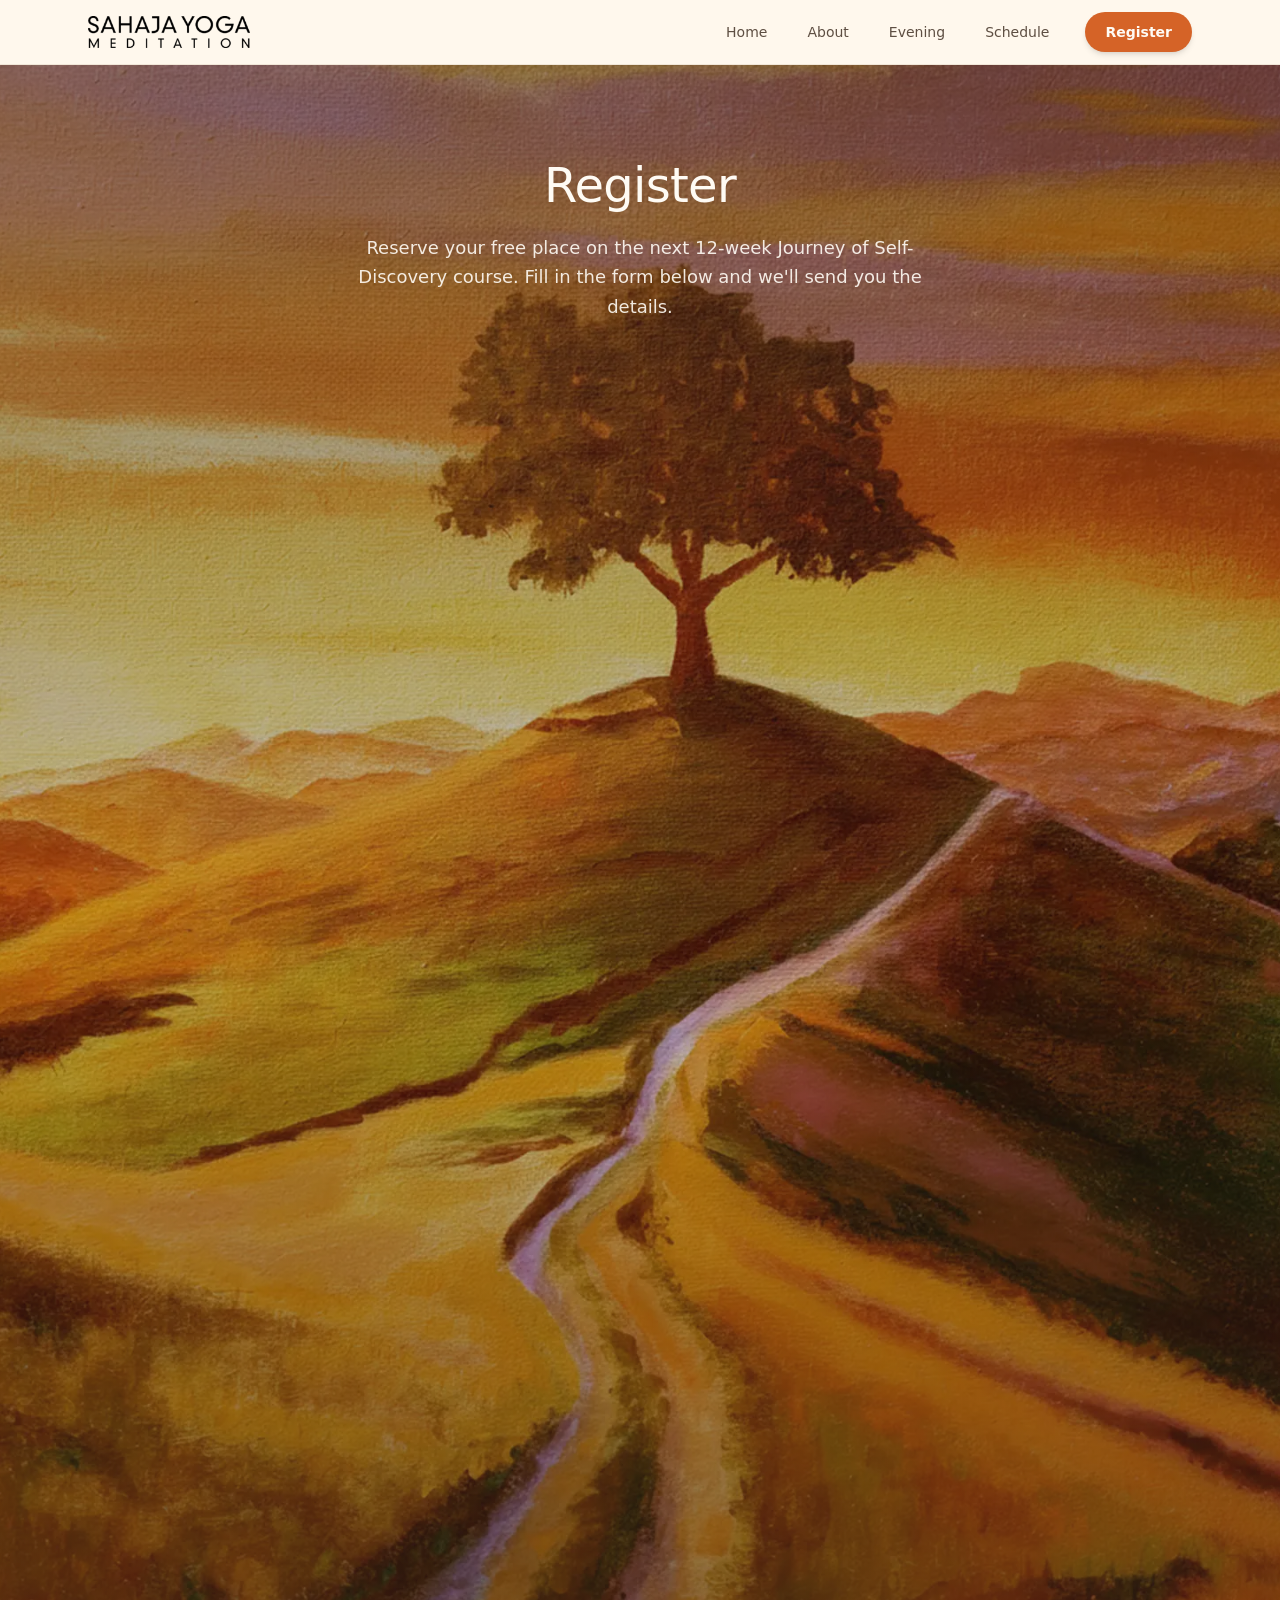
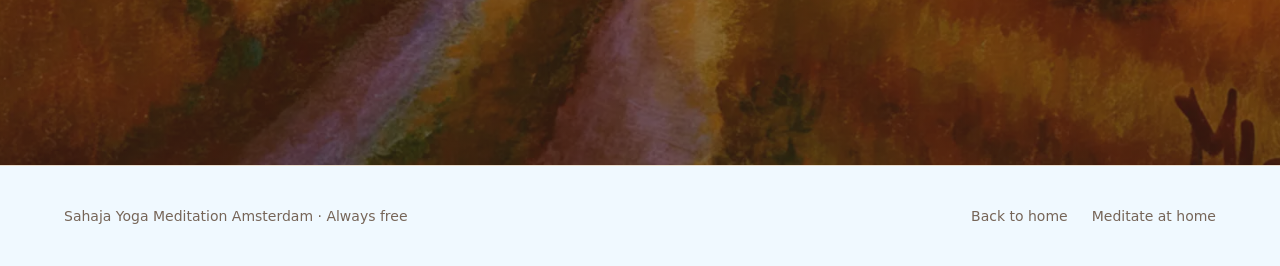
<file: register.html>
<!doctype html>
<html lang="en">
  <head>
    <meta http-equiv="Content-Type" content="text/html; charset=UTF-8" />
    <meta name="viewport" content="width=device-width, initial-scale=1" />
    <link
      rel="stylesheet"
      href="assets/styles-DpWAJzd6.css"
      data-precedence="default"
    />
    <link
      rel="stylesheet"
      href="assets/css2"
      data-precedence="default"
    />
    <title>Register | Journey of Self-Discovery</title>
    <meta name="author" content="Sahaja Yoga Amsterdam" />
    <meta
      name="description"
      content="Reserve your free place on the Journey of Self-Discovery Sahaja Yoga meditation course."
    />
    <link
      rel="icon"
      href="assets/favicon.png"
      type="image/png"
    />
  </head>
  <body>
    <header class="border-b border-border/60 bg-background/95">
      <div class="mx-auto flex max-w-6xl items-center justify-between px-6 py-3">
        <a href="./" class="flex items-center"
          ><img
            src="assets/logo-white.png"
            alt="Sahaja Yoga Amsterdam"
            class="h-8 w-auto brightness-0 saturate-100"
        /></a>
        <nav class="hidden items-center gap-8 md:flex">
          <a
            href="./"
            class="relative px-1 py-2 text-sm font-medium transition-colors hover:text-primary text-foreground/80"
            >Home</a
          ><a
            href="./#about"
            class="relative px-1 py-2 text-sm font-medium transition-colors hover:text-primary text-foreground/80"
            >About</a
          ><a
            href="./#evening"
            class="relative px-1 py-2 text-sm font-medium transition-colors hover:text-primary text-foreground/80"
            >Evening</a
          ><a
            href="./#schedule"
            class="relative px-1 py-2 text-sm font-medium transition-colors hover:text-primary text-foreground/80"
            >Schedule</a
          ><a
            href="register"
            class="rounded-full bg-primary px-5 py-2.5 text-sm font-semibold text-primary-foreground shadow-md transition hover:brightness-110"
            >Register</a
          >
        </nav>
        <button
          id="menu-button"
          type="button"
          aria-label="Open menu"
          aria-expanded="false"
          class="md:hidden rounded-md p-2 transition-colors text-foreground hover:bg-muted"
        >
          <svg
            class="h-6 w-6"
            fill="none"
            viewBox="0 0 24 24"
            stroke="currentColor"
            stroke-width="2"
          >
            <path
              stroke-linecap="round"
              stroke-linejoin="round"
              d="M4 6h16M4 12h16M4 18h16"
            ></path>
          </svg>
        </button>
      </div>
      <div
        id="mobile-menu"
        class="hidden border-t border-border/60 bg-background/98 px-6 py-4 md:hidden"
      >
        <nav class="flex flex-col gap-4">
          <a
            href="./"
            class="text-base font-medium text-foreground/90 transition-colors hover:text-primary"
            >Home</a
          ><a
            href="./#about"
            class="text-base font-medium text-foreground/90 transition-colors hover:text-primary"
            >About</a
          ><a
            href="./#evening"
            class="text-base font-medium text-foreground/90 transition-colors hover:text-primary"
            >Evening</a
          ><a
            href="./#schedule"
            class="text-base font-medium text-foreground/90 transition-colors hover:text-primary"
            >Schedule</a
          ><a
            href="register"
            class="mt-2 inline-flex items-center justify-center rounded-full bg-primary px-5 py-3 text-base font-semibold text-primary-foreground shadow-md transition hover:brightness-110"
            >Register — it's free</a
          >
        </nav>
      </div>
    </header>
    <main>
      <section class="relative isolate overflow-hidden">
        <img
          src="assets/20250915_112539_2.webp"
          alt="Painting of a lone tree on a hill at sunset with a winding path"
          class="absolute inset-0 h-full w-full object-cover object-top"
        />
        <div
          class="absolute inset-0 bg-gradient-to-b from-foreground/50 via-foreground/25 to-foreground/60"
        ></div>
        <div class="relative mx-auto max-w-3xl px-6 py-24 text-center">
          <h1 class="text-4xl font-light text-primary-foreground sm:text-5xl">
            Register
          </h1>
          <p
            class="mx-auto mt-6 max-w-xl text-lg font-light leading-relaxed text-primary-foreground/90"
          >
            Reserve your free place on the next 12-week Journey of Self-Discovery
            course. Fill in the form below and we'll send you the details.
          </p>
          <div class="mt-12">
            <iframe
              width="540"
              height="1300"
              src="https://8866df56.sibforms.com/v2/serve/[base64]"
              frameborder="0"
              scrolling="auto"
              allowfullscreen
              style="display: block;margin-left: auto;margin-right: auto;max-width: 100%;"
            ></iframe>
          </div>
        </div>
      </section>
      <footer class="band-cool border-t border-border px-6 py-10">
        <div
          class="mx-auto flex max-w-6xl flex-col gap-6 text-sm text-muted-foreground sm:flex-row sm:flex-wrap sm:items-center sm:justify-between"
        >
          <p>Sahaja Yoga Meditation Amsterdam · Always free</p>
          <div class="flex flex-wrap items-center gap-x-6 gap-y-2">
            <a href="./" class="hover:text-primary">Back to home</a
            ><a
              href="https://wemeditate.com/"
              target="_blank"
              rel="noreferrer"
              class="hover:text-primary"
              >Meditate at home</a
            >
          </div>
        </div>
      </footer>
    </main>
    <script>
      (function () {
        var btn = document.getElementById("menu-button");
        var menu = document.getElementById("mobile-menu");
        if (!btn || !menu) return;

        function render() {
          var open = !menu.classList.contains("hidden");
          btn.setAttribute("aria-expanded", String(open));
          btn.setAttribute("aria-label", open ? "Close menu" : "Open menu");
          var path = btn.querySelector("path");
          if (path) {
            path.setAttribute(
              "d",
              open ? "M6 18L18 6M6 6l12 12" : "M4 6h16M4 12h16M4 18h16"
            );
          }
        }

        btn.addEventListener("click", function () {
          menu.classList.toggle("hidden");
          render();
        });

        menu.querySelectorAll("a").forEach(function (link) {
          link.addEventListener("click", function () {
            menu.classList.add("hidden");
            render();
          });
        });
      })();
    </script>
  </body>
</html>
</file>
